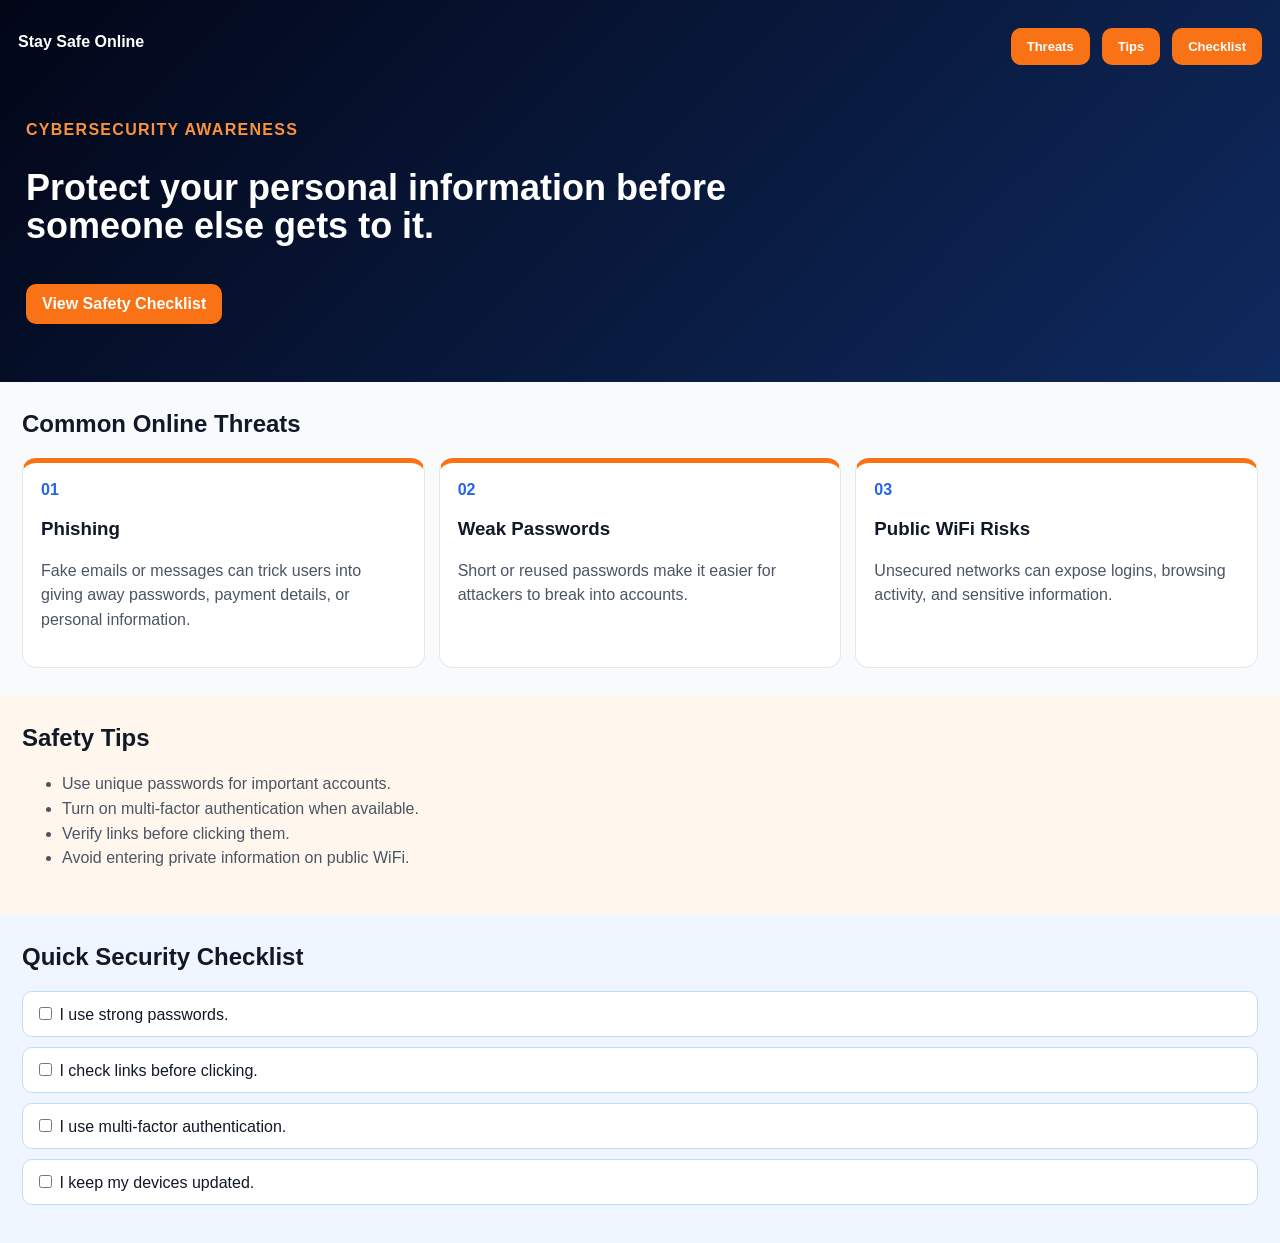
<file: cyber-site.html>
<!DOCTYPE html>
<html lang="en">
<head>
  <meta charset="UTF-8" />
  <meta name="viewport" content="width=device-width, initial-scale=1.0" />
  <title>Stay Safe Online</title>
  <link rel="stylesheet" href="cyber-style.css" />
</head>
<body>
  <header class="cyber-hero">
    <nav>
      <strong>Stay Safe Online</strong>
      <div>
        <a href="#threats">Threats</a>
        <a href="#tips">Tips</a>
        <a href="#checklist">Checklist</a>
      </div>
    </nav>
    <section>
      <p>Cybersecurity Awareness</p>
      <h1>Protect your personal information before someone else gets to it.</h1>
      <a href="#checklist">View Safety Checklist</a>
    </section>
  </header>

  <main>
    <section id="threats" class="cyber-section">
      <h2>Common Online Threats</h2>
      <div class="cyber-grid">
        <article>
          <span>01</span>
          <h3>Phishing</h3>
          <p>Fake emails or messages can trick users into giving away passwords, payment details, or personal information.</p>
        </article>
        <article>
          <span>02</span>
          <h3>Weak Passwords</h3>
          <p>Short or reused passwords make it easier for attackers to break into accounts.</p>
        </article>
        <article>
          <span>03</span>
          <h3>Public WiFi Risks</h3>
          <p>Unsecured networks can expose logins, browsing activity, and sensitive information.</p>
        </article>
      </div>
    </section>

    <section id="tips" class="cyber-section light">
      <h2>Safety Tips</h2>
      <ul>
        <li>Use unique passwords for important accounts.</li>
        <li>Turn on multi-factor authentication when available.</li>
        <li>Verify links before clicking them.</li>
        <li>Avoid entering private information on public WiFi.</li>
      </ul>
    </section>

    <section id="checklist" class="cyber-section checklist">
      <h2>Quick Security Checklist</h2>
      <label><input type="checkbox"> I use strong passwords.</label>
      <label><input type="checkbox"> I check links before clicking.</label>
      <label><input type="checkbox"> I use multi-factor authentication.</label>
      <label><input type="checkbox"> I keep my devices updated.</label>
    </section>
  </main>
</body>
</html>
</file>
<file: cyber-style.css>
* {
  box-sizing: border-box;
}

body {
  margin: 0;
  font-family: Arial, Helvetica, sans-serif;
  background: #f8fafc;
  color: #111827;
}

.cyber-hero {
  background: linear-gradient(135deg, #020617, #0f2a5f);
  color: white;
  padding: 18px;
}

nav {
  display: flex;
  justify-content: space-between;
  align-items: center;
}

nav div {
  display: flex;
  gap: 12px;
  font-size: 13px;
}

nav a {
  color: #dbeafe;
  text-decoration: none;
  font-weight: 700;
}

.cyber-hero section {
  padding: 40px 8px;
}

.cyber-hero p {
  color: #fb923c;
  font-weight: 800;
  text-transform: uppercase;
  letter-spacing: 0.08em;
}

.cyber-hero h1 {
  max-width: 720px;
  font-size: 36px;
  line-height: 1.05;
}

.cyber-hero a {
  display: inline-block;
  margin-top: 10px;
  background: #f97316;
  color: white;
  padding: 11px 16px;
  border-radius: 10px;
  text-decoration: none;
  font-weight: 800;
}

.cyber-section {
  padding: 28px 22px;
}

.cyber-section h2 {
  margin-top: 0;
}

.cyber-grid {
  display: grid;
  grid-template-columns: repeat(3, 1fr);
  gap: 14px;
}

article {
  background: white;
  border: 1px solid #e5e7eb;
  border-top: 5px solid #f97316;
  border-radius: 14px;
  padding: 18px;
}

article span {
  color: #2563eb;
  font-weight: 900;
}

article p,
li {
  color: #4b5563;
  line-height: 1.55;
}

.light {
  background: #fff7ed;
}

.checklist {
  background: #eff6ff;
}

.checklist label {
  display: block;
  background: white;
  padding: 12px;
  border-radius: 10px;
  margin: 10px 0;
  border: 1px solid #bfdbfe;
}

@media (max-width: 700px) {
  .cyber-grid {
    grid-template-columns: 1fr;
  }
}
</file>
